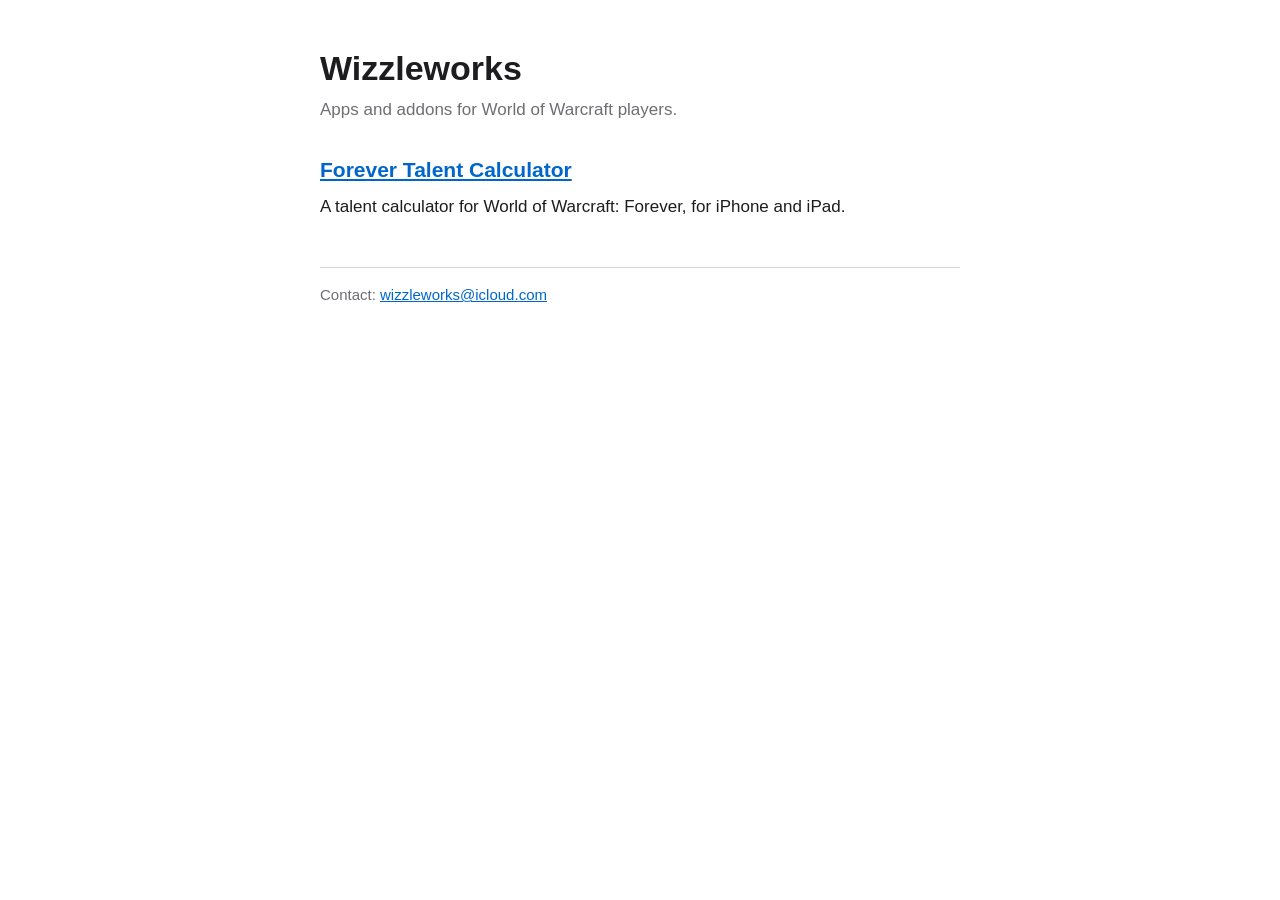
<file: index.html>
<!doctype html>
<html lang="en">
<head>
<meta charset="utf-8">
<meta name="viewport" content="width=device-width, initial-scale=1">
<title>Wizzleworks</title>
<link rel="stylesheet" href="/style.css">
</head>
<body>
<main>
<h1>Wizzleworks</h1>
<p class="muted">Apps and addons for World of Warcraft players.</p>
<h2><a href="/forever/">Forever Talent Calculator</a></h2>
<p>A talent calculator for World of Warcraft: Forever, for iPhone and iPad.</p>
<footer>Contact: <a href="mailto:wizzleworks@icloud.com">wizzleworks@icloud.com</a></footer>
</main>
</body>
</html>
</file>
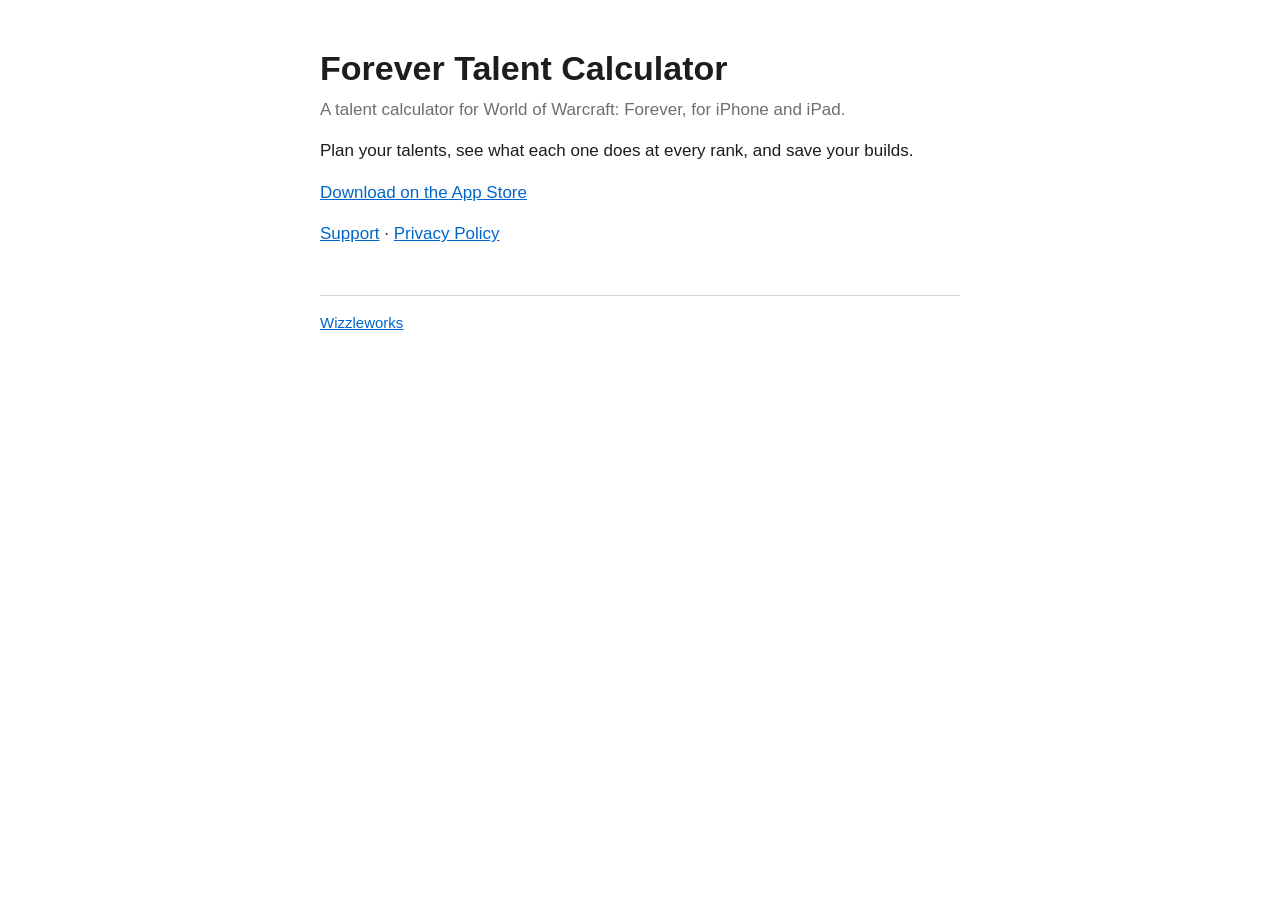
<file: forever/index.html>
<!doctype html>
<html lang="en">
<head>
<meta charset="utf-8">
<meta name="viewport" content="width=device-width, initial-scale=1">
<title>Forever Talent Calculator</title>
<link rel="stylesheet" href="/style.css">
</head>
<body>
<main>
<h1>Forever Talent Calculator</h1>
<p class="muted">A talent calculator for World of Warcraft: Forever, for iPhone and iPad.</p>
<p>Plan your talents, see what each one does at every rank, and save your builds.</p>
<p><a href="https://apps.apple.com/app/id6819359089">Download on the App Store</a></p>
<p><a href="/forever/support/">Support</a> · <a href="/forever/privacy/">Privacy Policy</a></p>
<footer><a href="/">Wizzleworks</a></footer>
</main>
</body>
</html>
</file>
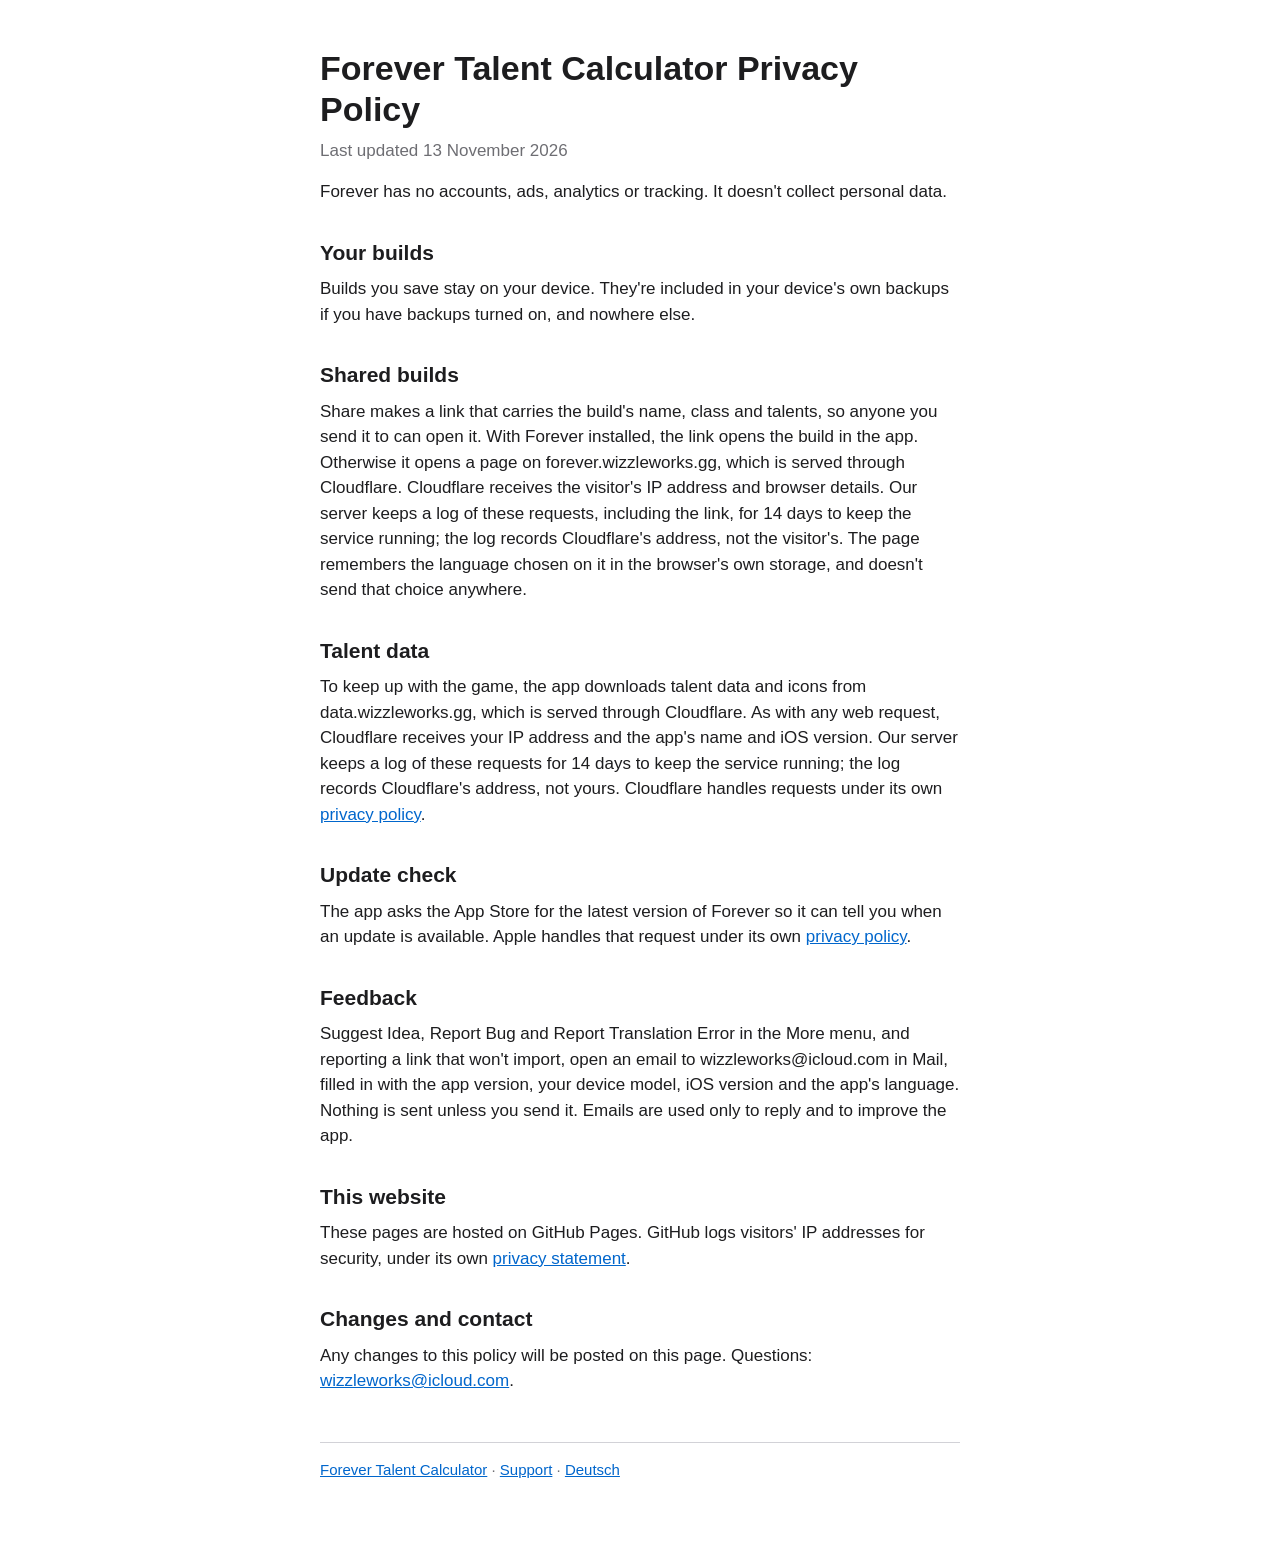
<file: forever/privacy/index.html>
<!doctype html>
<html lang="en">
<head>
<meta charset="utf-8">
<meta name="viewport" content="width=device-width, initial-scale=1">
<title>Forever Talent Calculator Privacy Policy</title>
<link rel="stylesheet" href="/style.css">
</head>
<body>
<main>
<h1>Forever Talent Calculator Privacy Policy</h1>
<p class="muted">Last updated 13 November 2026</p>

<p>Forever has no accounts, ads, analytics or tracking. It doesn't collect personal data.</p>

<h2>Your builds</h2>
<p>Builds you save stay on your device. They're included in your device's own backups if you have backups turned on, and nowhere else.</p>

<h2>Shared builds</h2>
<p>Share makes a link that carries the build's name, class and talents, so anyone you send it to can open it. With Forever installed, the link opens the build in the app. Otherwise it opens a page on forever.wizzleworks.gg, which is served through Cloudflare. Cloudflare receives the visitor's IP address and browser details. Our server keeps a log of these requests, including the link, for 14 days to keep the service running; the log records Cloudflare's address, not the visitor's. The page remembers the language chosen on it in the browser's own storage, and doesn't send that choice anywhere.</p>

<h2>Talent data</h2>
<p>To keep up with the game, the app downloads talent data and icons from data.wizzleworks.gg, which is served through Cloudflare. As with any web request, Cloudflare receives your IP address and the app's name and iOS version. Our server keeps a log of these requests for 14 days to keep the service running; the log records Cloudflare's address, not yours. Cloudflare handles requests under its own <a href="https://www.cloudflare.com/privacypolicy/">privacy policy</a>.</p>

<h2>Update check</h2>
<p>The app asks the App Store for the latest version of Forever so it can tell you when an update is available. Apple handles that request under its own <a href="https://www.apple.com/legal/privacy/">privacy policy</a>.</p>

<h2>Feedback</h2>
<p>Suggest Idea, Report Bug and Report Translation Error in the More menu, and reporting a link that won't import, open an email to wizzleworks@icloud.com in Mail, filled in with the app version, your device model, iOS version and the app's language. Nothing is sent unless you send it. Emails are used only to reply and to improve the app.</p>

<h2>This website</h2>
<p>These pages are hosted on GitHub Pages. GitHub logs visitors' IP addresses for security, under its own <a href="https://docs.github.com/en/site-policy/privacy-policies/github-general-privacy-statement">privacy statement</a>.</p>

<h2>Changes and contact</h2>
<p>Any changes to this policy will be posted on this page. Questions: <a href="mailto:wizzleworks@icloud.com">wizzleworks@icloud.com</a>.</p>

<footer><a href="/forever/">Forever Talent Calculator</a> · <a href="/forever/support/">Support</a> · <a href="/forever/de/privacy/" hreflang="de" lang="de">Deutsch</a></footer>
</main>
</body>
</html>
</file>
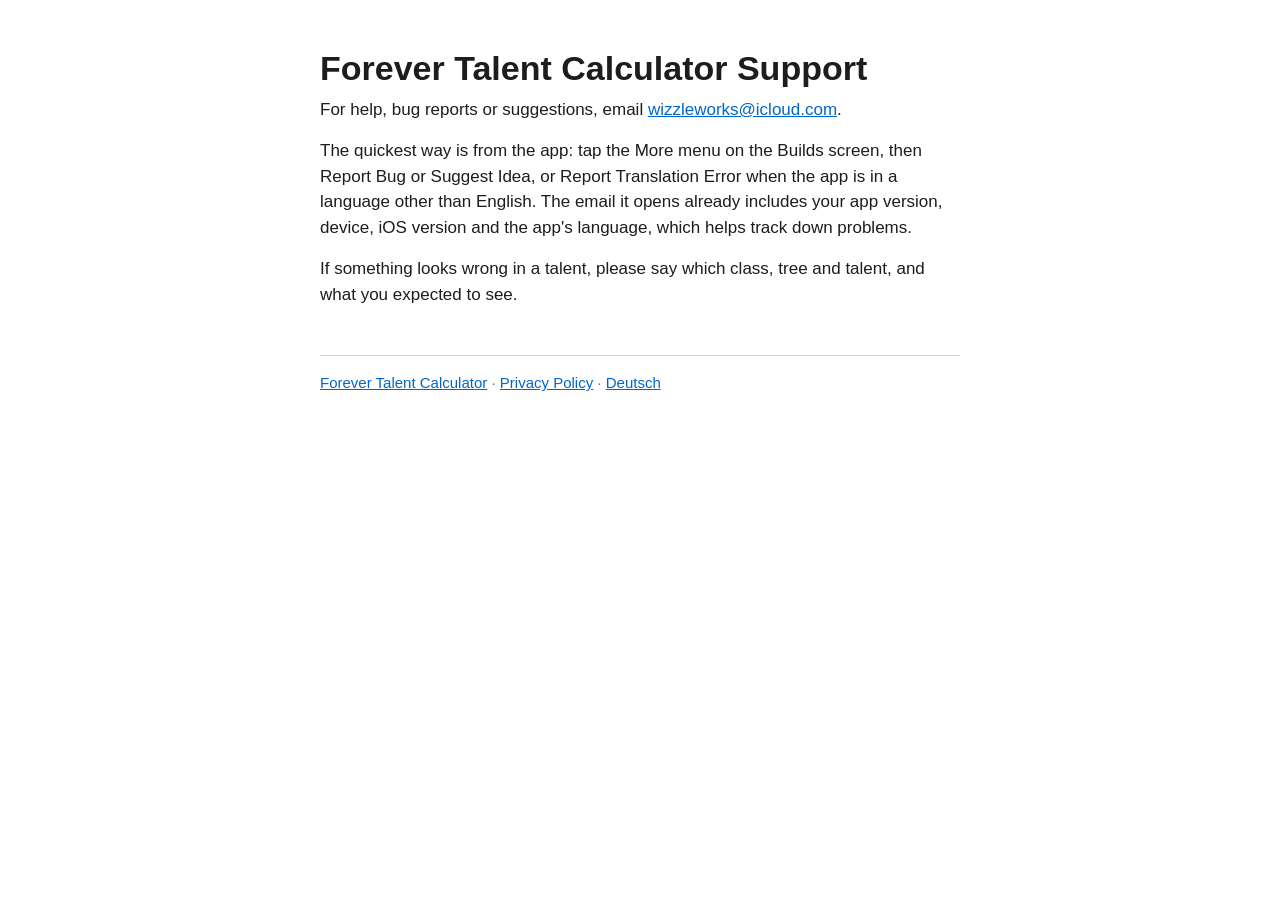
<file: forever/support/index.html>
<!doctype html>
<html lang="en">
<head>
<meta charset="utf-8">
<meta name="viewport" content="width=device-width, initial-scale=1">
<title>Forever Talent Calculator Support</title>
<link rel="stylesheet" href="/style.css">
</head>
<body>
<main>
<h1>Forever Talent Calculator Support</h1>
<p>For help, bug reports or suggestions, email <a href="mailto:wizzleworks@icloud.com?subject=Forever%20support">wizzleworks@icloud.com</a>.</p>
<p>The quickest way is from the app: tap the More menu on the Builds screen, then Report Bug or Suggest Idea, or Report Translation Error when the app is in a language other than English. The email it opens already includes your app version, device, iOS version and the app's language, which helps track down problems.</p>
<p>If something looks wrong in a talent, please say which class, tree and talent, and what you expected to see.</p>
<footer><a href="/forever/">Forever Talent Calculator</a> · <a href="/forever/privacy/">Privacy Policy</a> · <a href="/forever/de/support/" hreflang="de" lang="de">Deutsch</a></footer>
</main>
</body>
</html>
</file>
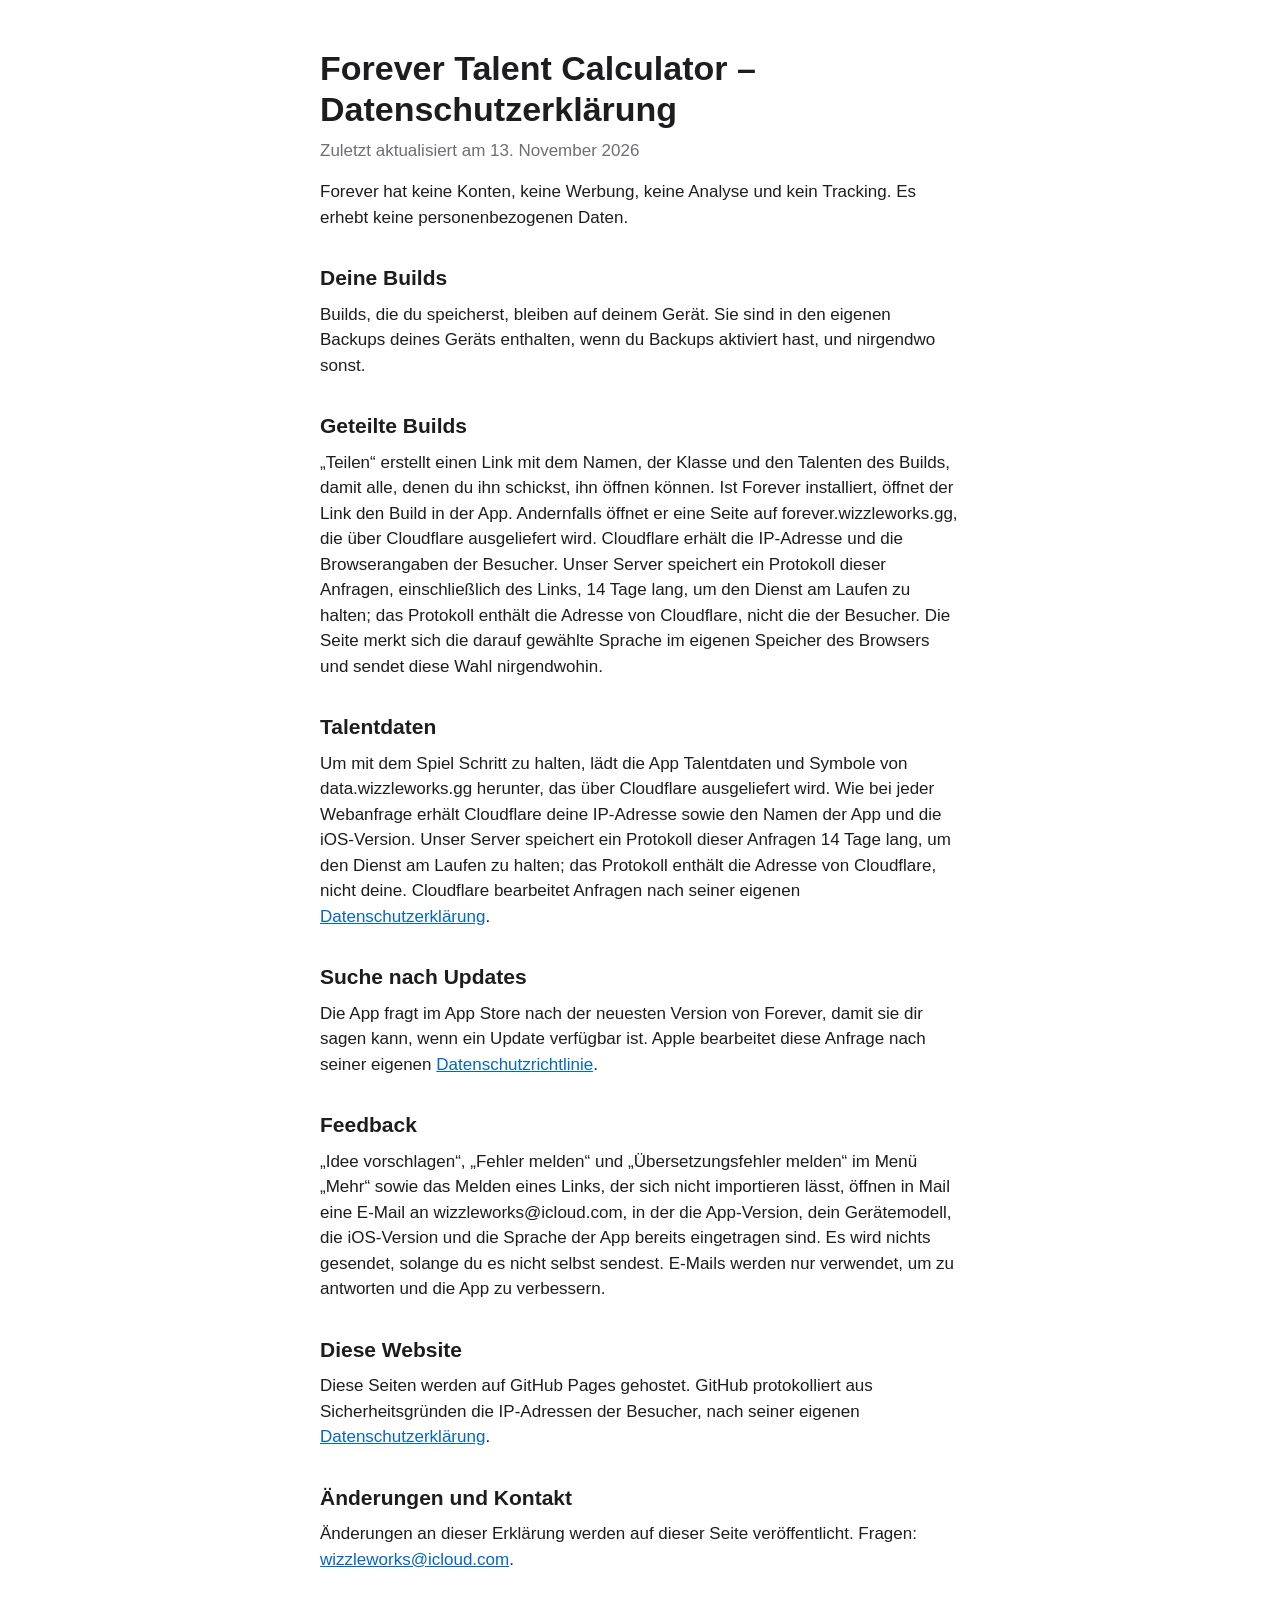
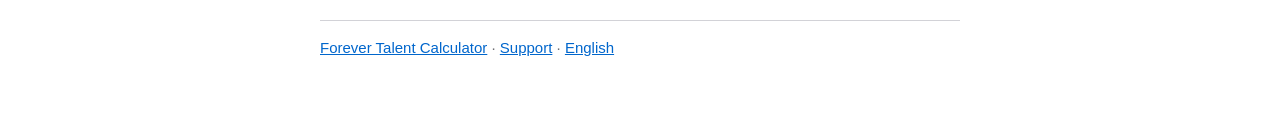
<file: forever/de/privacy/index.html>
<!doctype html>
<html lang="de">
<head>
<meta charset="utf-8">
<meta name="viewport" content="width=device-width, initial-scale=1">
<title>Forever Talent Calculator – Datenschutzerklärung</title>
<link rel="stylesheet" href="/style.css">
</head>
<body>
<main>
<h1>Forever Talent Calculator – Datenschutzerklärung</h1>
<p class="muted">Zuletzt aktualisiert am 13. November 2026</p>

<p>Forever hat keine Konten, keine Werbung, keine Analyse und kein Tracking. Es erhebt keine personenbezogenen Daten.</p>

<h2>Deine Builds</h2>
<p>Builds, die du speicherst, bleiben auf deinem Gerät. Sie sind in den eigenen Backups deines Geräts enthalten, wenn du Backups aktiviert hast, und nirgendwo sonst.</p>

<h2>Geteilte Builds</h2>
<p>„Teilen“ erstellt einen Link mit dem Namen, der Klasse und den Talenten des Builds, damit alle, denen du ihn schickst, ihn öffnen können. Ist Forever installiert, öffnet der Link den Build in der App. Andernfalls öffnet er eine Seite auf forever.wizzleworks.gg, die über Cloudflare ausgeliefert wird. Cloudflare erhält die IP-Adresse und die Browserangaben der Besucher. Unser Server speichert ein Protokoll dieser Anfragen, einschließlich des Links, 14 Tage lang, um den Dienst am Laufen zu halten; das Protokoll enthält die Adresse von Cloudflare, nicht die der Besucher. Die Seite merkt sich die darauf gewählte Sprache im eigenen Speicher des Browsers und sendet diese Wahl nirgendwohin.</p>

<h2>Talentdaten</h2>
<p>Um mit dem Spiel Schritt zu halten, lädt die App Talentdaten und Symbole von data.wizzleworks.gg herunter, das über Cloudflare ausgeliefert wird. Wie bei jeder Webanfrage erhält Cloudflare deine IP-Adresse sowie den Namen der App und die iOS-Version. Unser Server speichert ein Protokoll dieser Anfragen 14 Tage lang, um den Dienst am Laufen zu halten; das Protokoll enthält die Adresse von Cloudflare, nicht deine. Cloudflare bearbeitet Anfragen nach seiner eigenen <a href="https://www.cloudflare.com/de-de/privacypolicy/">Datenschutzerklärung</a>.</p>

<h2>Suche nach Updates</h2>
<p>Die App fragt im App Store nach der neuesten Version von Forever, damit sie dir sagen kann, wenn ein Update verfügbar ist. Apple bearbeitet diese Anfrage nach seiner eigenen <a href="https://www.apple.com/de/legal/privacy/">Datenschutzrichtlinie</a>.</p>

<h2>Feedback</h2>
<p>„Idee vorschlagen“, „Fehler melden“ und „Übersetzungsfehler melden“ im Menü „Mehr“ sowie das Melden eines Links, der sich nicht importieren lässt, öffnen in Mail eine E-Mail an wizzleworks@icloud.com, in der die App-Version, dein Gerätemodell, die iOS-Version und die Sprache der App bereits eingetragen sind. Es wird nichts gesendet, solange du es nicht selbst sendest. E-Mails werden nur verwendet, um zu antworten und die App zu verbessern.</p>

<h2>Diese Website</h2>
<p>Diese Seiten werden auf GitHub Pages gehostet. GitHub protokolliert aus Sicherheitsgründen die IP-Adressen der Besucher, nach seiner eigenen <a href="https://docs.github.com/de/site-policy/privacy-policies/github-general-privacy-statement">Datenschutzerklärung</a>.</p>

<h2>Änderungen und Kontakt</h2>
<p>Änderungen an dieser Erklärung werden auf dieser Seite veröffentlicht. Fragen: <a href="mailto:wizzleworks@icloud.com">wizzleworks@icloud.com</a>.</p>

<footer><a href="/forever/">Forever Talent Calculator</a> · <a href="/forever/de/support/">Support</a> · <a href="/forever/privacy/" hreflang="en" lang="en">English</a></footer>
</main>
</body>
</html>
</file>
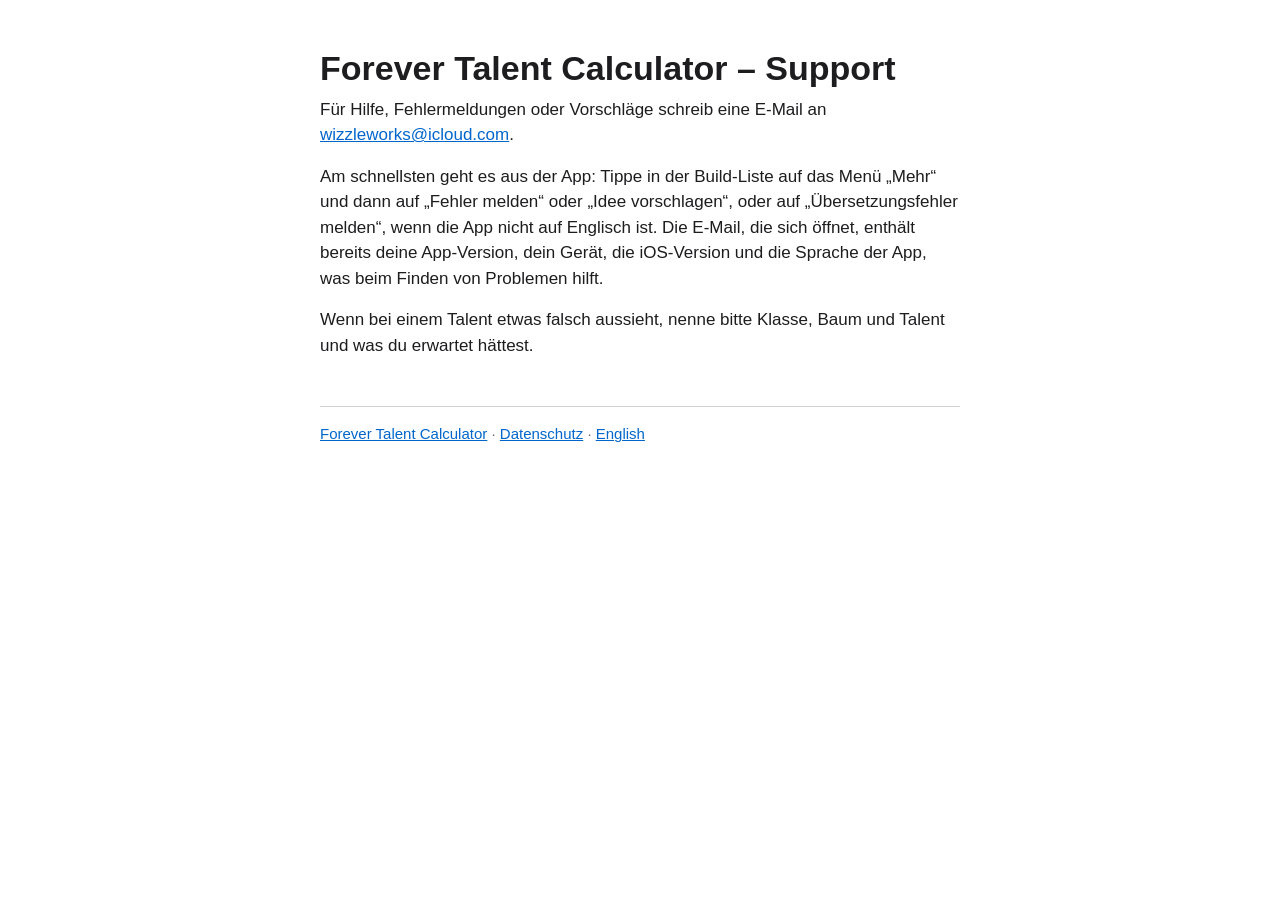
<file: forever/de/support/index.html>
<!doctype html>
<html lang="de">
<head>
<meta charset="utf-8">
<meta name="viewport" content="width=device-width, initial-scale=1">
<title>Forever Talent Calculator – Support</title>
<link rel="stylesheet" href="/style.css">
</head>
<body>
<main>
<h1>Forever Talent Calculator – Support</h1>
<p>Für Hilfe, Fehlermeldungen oder Vorschläge schreib eine E-Mail an <a href="mailto:wizzleworks@icloud.com?subject=Forever%20support">wizzleworks@icloud.com</a>.</p>
<p>Am schnellsten geht es aus der App: Tippe in der Build-Liste auf das Menü „Mehr“ und dann auf „Fehler melden“ oder „Idee vorschlagen“, oder auf „Übersetzungsfehler melden“, wenn die App nicht auf Englisch ist. Die E-Mail, die sich öffnet, enthält bereits deine App-Version, dein Gerät, die iOS-Version und die Sprache der App, was beim Finden von Problemen hilft.</p>
<p>Wenn bei einem Talent etwas falsch aussieht, nenne bitte Klasse, Baum und Talent und was du erwartet hättest.</p>
<footer><a href="/forever/">Forever Talent Calculator</a> · <a href="/forever/de/privacy/">Datenschutz</a> · <a href="/forever/support/" hreflang="en" lang="en">English</a></footer>
</main>
</body>
</html>
</file>
<file: style.css>
:root {
  color-scheme: light dark;
  --text: #1d1d1f;
  --muted: #6e6e73;
  --background: #ffffff;
  --link: #0066cc;
  --rule: #d2d2d7;
}

@media (prefers-color-scheme: dark) {
  :root {
    --text: #f5f5f7;
    --muted: #a1a1a6;
    --background: #000000;
    --link: #2997ff;
    --rule: #424245;
  }
}

body {
  margin: 0;
  background: var(--background);
  color: var(--text);
  font: 17px/1.5 -apple-system, BlinkMacSystemFont, "Segoe UI", Helvetica, Arial, sans-serif;
}

main {
  max-width: 640px;
  margin: 0 auto;
  padding: 48px 16px 64px;
}

h1 {
  font-size: 34px;
  line-height: 1.2;
  margin: 0 0 8px;
}

h2 {
  font-size: 21px;
  margin: 32px 0 8px;
}

p, ul {
  margin: 0 0 16px;
}

a {
  color: var(--link);
}

.muted {
  color: var(--muted);
}

footer {
  margin-top: 48px;
  padding-top: 16px;
  border-top: 1px solid var(--rule);
  color: var(--muted);
  font-size: 15px;
}
</file>
